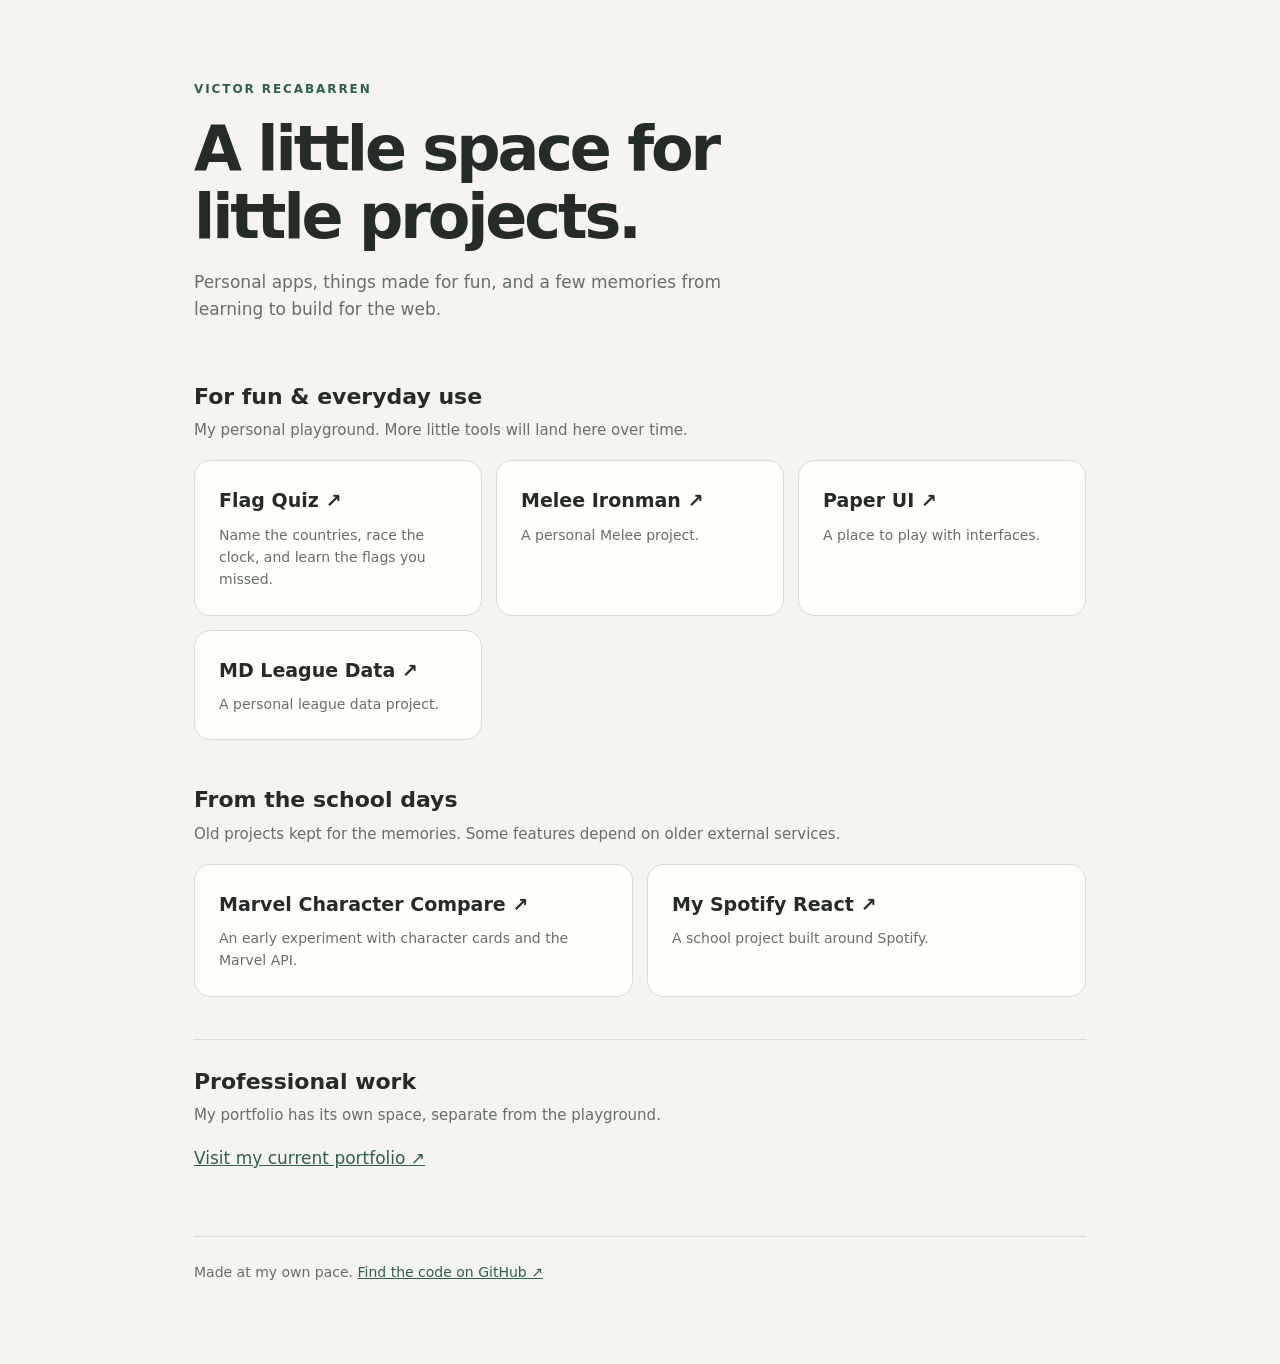
<file: index.html>
<!doctype html>
<html lang="en">
<head>
<meta charset="utf-8">
<meta name="viewport" content="width=device-width, initial-scale=1">
<meta name="description" content="Victor’s personal apps, experiments, and projects from the archives.">
<title>Victor’s little corner</title>
<style>
:root{color-scheme:light dark;--bg:#f6f4ef;--ink:#252c28;--muted:#657068;--line:#d7ddd5;--card:#fffefb;--accent:#2d614b}
*{box-sizing:border-box}body{margin:0;background:var(--bg);color:var(--ink);font:17px/1.6 system-ui,sans-serif}main{max-width:940px;margin:auto;padding:80px 24px}header{margin-bottom:56px}.eyebrow{font-size:12px;letter-spacing:.16em;text-transform:uppercase;color:var(--accent);font-weight:700}h1{font-size:clamp(36px,7vw,62px);line-height:1.1;letter-spacing:-.05em;margin:16px 0}header p{max-width:540px;color:var(--muted)}h2{font-size:22px;margin:0}section{margin:42px 0}.intro{margin:4px 0 18px;color:var(--muted);font-size:15px}.grid{display:grid;grid-template-columns:repeat(auto-fit,minmax(230px,1fr));gap:14px}.card{display:block;padding:24px;border:1px solid var(--line);border-radius:16px;background:var(--card);text-decoration:none;color:inherit}.card:hover{border-color:var(--accent);transform:translateY(-2px)}a:focus-visible{outline:3px solid var(--accent);outline-offset:5px}.card strong{display:block;font-size:19px}.card span{display:block;color:var(--muted);font-size:14px;margin-top:8px}.portfolio,footer{border-top:1px solid var(--line);padding-top:24px}a{color:var(--accent)}footer{margin-top:64px;color:var(--muted);font-size:14px}
@media(prefers-color-scheme:dark){:root{--bg:#18201c;--ink:#eff2eb;--muted:#a7b4aa;--line:#3b4940;--card:#202b24;--accent:#a7d7b5}}
@media(prefers-reduced-motion:no-preference){.card{transition:transform .15s,border-color .15s}}
</style>
</head>
<body><main>
<header><div class="eyebrow">Victor Recabarren</div><h1>A little space for<br>little projects.</h1><p>Personal apps, things made for fun, and a few memories from learning to build for the web.</p></header>
<section aria-labelledby="personal"><h2 id="personal">For fun & everyday use</h2><p class="intro">My personal playground. More little tools will land here over time.</p><div class="grid">
<a class="card" href="/tools/flag-quiz/?v=13"><strong>Flag Quiz ↗</strong><span>Name the countries, race the clock, and learn the flags you missed.</span></a>
<a class="card" href="/melee-ironman/"><strong>Melee Ironman ↗</strong><span>A personal Melee project.</span></a>
<a class="card" href="/paper-ui/"><strong>Paper UI ↗</strong><span>A place to play with interfaces.</span></a>
<a class="card" href="/mdleaguedata/"><strong>MD League Data ↗</strong><span>A personal league data project.</span></a>
</div></section>
<section aria-labelledby="archive"><h2 id="archive">From the school days</h2><p class="intro">Old projects kept for the memories. Some features depend on older external services.</p><div class="grid">
<a class="card" href="/marvel/"><strong>Marvel Character Compare ↗</strong><span>An early experiment with character cards and the Marvel API.</span></a>
<a class="card" href="/My-Spotify-React/"><strong>My Spotify React ↗</strong><span>A school project built around Spotify.</span></a>
</div></section>
<section class="portfolio" aria-labelledby="portfolio"><h2 id="portfolio">Professional work</h2><p class="intro">My portfolio has its own space, separate from the playground.</p><a href="/myPortfolio/">Visit my current portfolio ↗</a></section>
<footer>Made at my own pace. <a href="https://github.com/victormrecabarren">Find the code on GitHub ↗</a></footer>
</main></body></html>
</file>
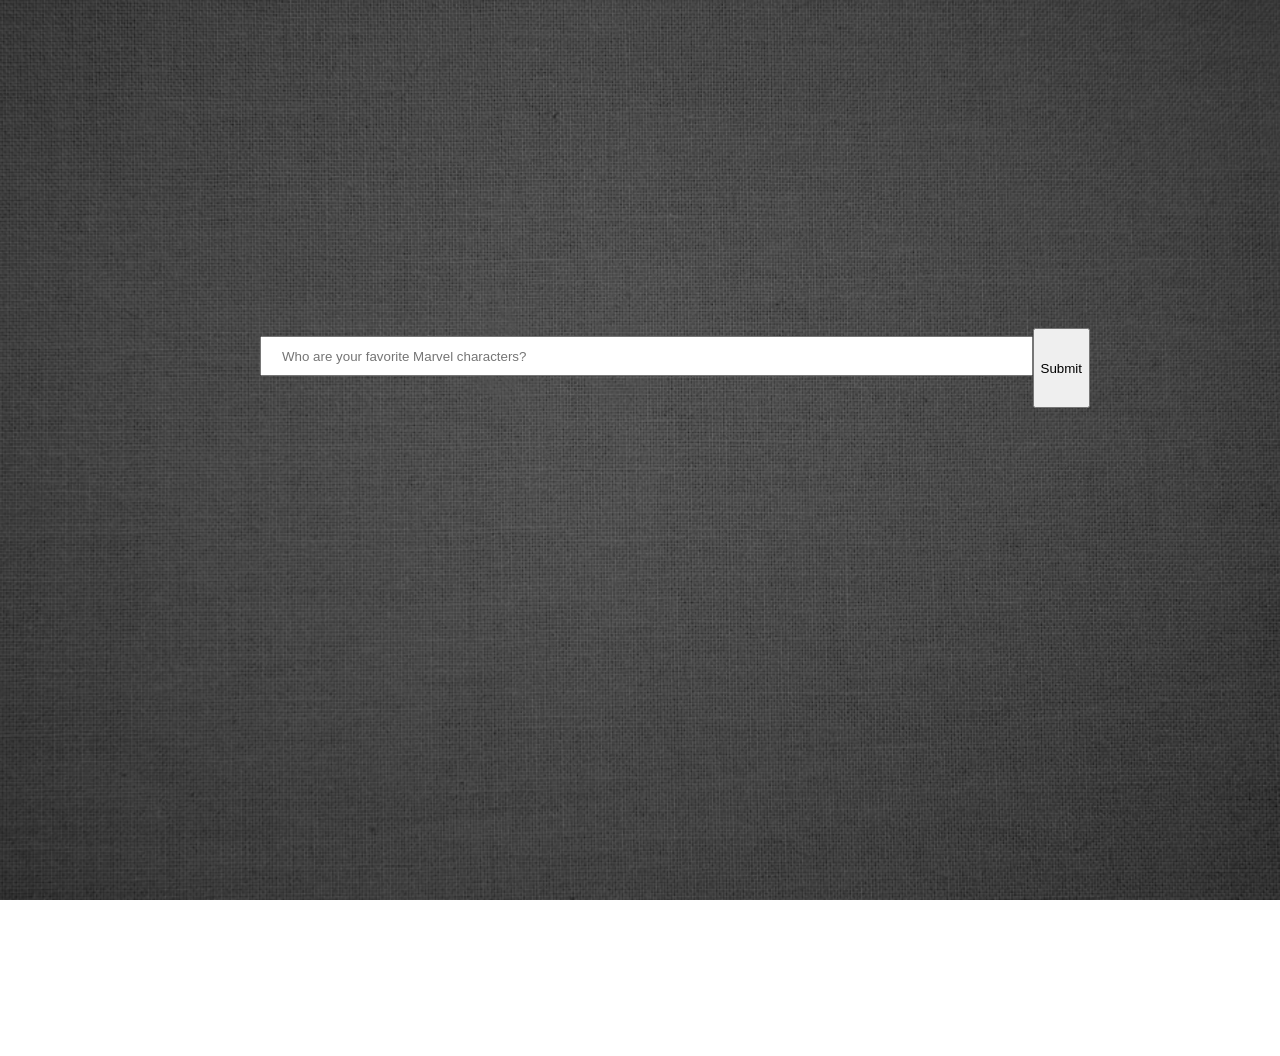
<file: marvel/index.html>
<!DOCTYPE html>
<html lang="en" dir="ltr">
  <head>
    <meta charset="utf-8">
    <title></title>
    <link rel = 'stylesheet' type = 'text/css' href = 'css/style.css'></link>
    <link href="https://fonts.googleapis.com/css?family=Raleway" rel="stylesheet">

    <script
  src="https://code.jquery.com/jquery-3.4.1.min.js"
  integrity="sha256-CSXorXvZcTkaix6Yvo6HppcZGetbYMGWSFlBw8HfCJo="
  crossorigin="anonymous"></script>


    <script src="js/app.js" charset="utf-8"></script>



  </head>
  <body>



    <div class="board">
      <div class="container">
        <div class="stage">
          <div class="slots" id="compareSlot1"></div>
          <div class="slots" id="compareSlot2"></div>
        </div>
        <div class="userForm">
          <form>
            <input type='text' placeholder='Who are your favorite Marvel characters?' id='textbox' />
            <input type='submit' />
          </form>

        </div>
        <div class="cardsContainer1">
          <div class="slots" id="drawSlot1">
          </div>
          <div class="slots" id="drawSlot2">
          </div>
          <div class="slots" id="drawSlot3">
          </div>
          <div class="slots" id="drawSlot4">
          </div>
          <div class="slots" id="drawSlot5">
          </div>
          <div class="slots" id="drawSlot6">
          </div>
        <!-- </div>
      </div>
    </div>

  </body>
</html>
</file>
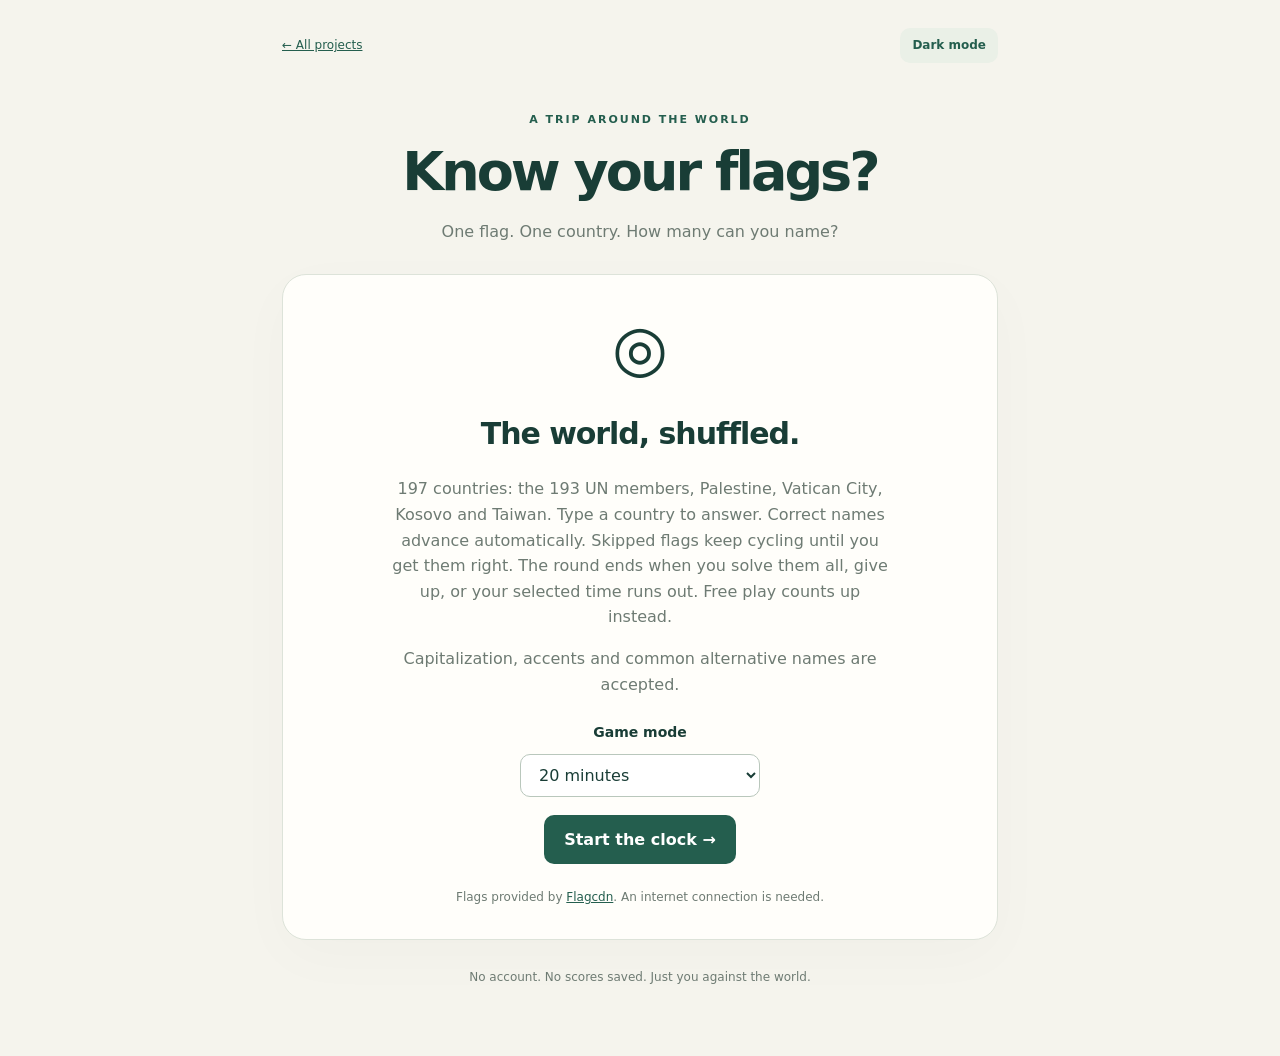
<file: tools/flag-quiz/index.html>
<!doctype html>
<html lang="en"><head><meta charset="utf-8"><meta name="viewport" content="width=device-width,initial-scale=1"><title>Flag Quiz</title><script src="theme.a935eaa511.js"></script><link rel="stylesheet" href="style.9ba1cc82e6.css"><script src="app.3b4afa1287.js" defer></script></head>
<body><main><nav><a href="/">← All projects</a><button id="theme-toggle" class="secondary" type="button" aria-label="Dark mode" aria-pressed="false">Dark mode</button></nav><header><p class="eyebrow">A TRIP AROUND THE WORLD</p><h1>Know your flags?</h1><p>One flag. One country. How many can you name?</p></header>
<section id="welcome" class="panel"><div class="globe" aria-hidden="true">◎</div><h2>The world, shuffled.</h2><p>197 countries: the 193 UN members, Palestine, Vatican City, Kosovo and Taiwan. Type a country to answer. Correct names advance automatically. Skipped flags keep cycling until you get them right. The round ends when you solve them all, give up, or your selected time runs out. Free play counts up instead.</p><p>Capitalization, accents and common alternative names are accepted.</p><div class="duration-picker"><label for="duration">Game mode</label><select id="duration"><option value="30">30 minutes</option><option value="20" selected>20 minutes</option><option value="10">10 minutes</option><option value="5">5 minutes</option><option value="0">Free play</option></select></div><button id="start">Start the clock →</button><small>Flags provided by <a href="https://flagcdn.com/">Flagcdn</a>. An internet connection is needed.</small></section>
<section id="game" class="panel" hidden><div class="question-times"><span>Previous <time id="previous-time">—</time></span><span>This flag <time id="question-time">0.0s</time></span></div><div class="stats"><span id="progress"></span><span id="score"></span><time id="clock">0:00</time></div><progress id="bar" value="0" max="197" aria-label="Quiz progress"></progress><p id="pace-status" class="pace-status" hidden></p><div class="flag-wrap"><img id="flag" alt="Flag to identify" decoding="async"><p id="image-error" hidden>Flag couldn’t load. <button id="retry" type="button">Retry image</button></p></div><form id="answer-form"><label for="answer">Which country is this?</label><ul id="country-suggestions" aria-label="Country suggestions" hidden></ul><div class="answer-row"><input id="answer" autocomplete="off" autocapitalize="none" autocorrect="off" spellcheck="false" enterkeyhint="next" placeholder="Country name" required><button id="clear-answer" type="button" aria-label="Clear answer" title="Clear answer">×</button></div></form><p id="feedback" role="status" aria-live="polite"></p><div class="actions"><button id="next" class="secondary" type="button">Skip flag →</button><button id="finish" class="quiet" type="button">Give up & see results</button></div></section>
<section id="results" class="panel" hidden><p class="eyebrow" id="result-label"></p><h2 id="result-title"></h2><p id="result-score"></p><p id="summary"></p><button id="again">Play again →</button><h3 id="missed-title"></h3><div id="missed"></div></section><footer>No account. No scores saved. Just you against the world.</footer></main><dialog id="give-up-dialog" aria-labelledby="give-up-title" aria-describedby="give-up-description"><h2 id="give-up-title">End this round?</h2><p id="give-up-description">See your results and the flags you missed. Your timer keeps running while you decide.</p><div class="dialog-actions"><button id="keep-playing" class="secondary" type="button" autofocus>Keep playing</button><button id="confirm-give-up" type="button">Give up</button></div></dialog></body></html>
</file>
<file: marvel/css/style.css>
body {
  /* background-color: darkgray; */
}


/* //////////////////////////////////////////////////// */


body {
  /* position: absolute; */
  background-image: url("../img/cardbg.jpg");
  background-attachment: fixed;
  background-position: center;
  background-size: cover;
}





.stageGlow {
  border-radius: 10%;
  background-color: #000;
  box-shadow: 0 0 40px 20px #fff, 0 0 100px 50px #0ff;
  transition: box-shadow 1s ease-out;
}

.stageAppear {
  border: 3px solid white;
  box-sizing: border-box;

}


/* //////////////////////////////////////////////////// */


.board {
  margin: 0 auto;
  width: 100%
}

.container  {
  margin: 0 auto;
  width: 80%;
  max-width: 1000px;
  display: flex;
  flex-direction: column;
  align-items: center;
}

.stage {
  min-height: 300px;
  width: 90%;
  display: flex;
  justify-content: center;
}


.userForm {
  width: 90%;
  padding-left: 7%;
  min-height: 50px;
  box-sizing: border-box;
}

#textbox {
  width: 100%;
  height: 40px;
  padding: 12px 20px;
  margin: 8px 0;
  box-sizing: border-box;
  outline: none;
}

input[type=text]:focus {
  width: 100%;
  /* padding: 12px 20px; */
  margin: 0;
  border: 3px solid crimson;
  transition: 0.5s;
  outline: none;
  box-sizing: border-box;

}

input[type=submit] {
  margin: auto 0;
  height: 80px;
  box-sizing: border-box;

}

form {
  display: flex;
  flex-direction: row;
  justify-content: center;
  box-sizing: border-box;

}



.cardsContainer1 {
  margin: 0 auto;
  min-height: 300px;
  width: 90%;
  display: flex;
  justify-content: center;
  flex-flow: row wrap;
}

/* .cardsContainer2{
  min-height: 300px;
  width: 90%;
  display: flex;
  justify-content: space-between;
} */

.slots {
  margin: 20px;
  min-height: 280px;
  max-height: 280px;
  /* min-width: 25%; */
  width: 25%;
  min-width: 220px;
  background-color: transparent;
  /* border: 1px black solid; */
  border-radius: 10px;
  box-sizing: border-box;
}

.slotsWhenStageActivated {
  margin: 20px 20%;
  min-height: 280px;
  min-width: 25%;
  max-width: 25%;
  background-color: transparent;
  /* border: 1px black solid; */
  border-radius: 10px;
  box-sizing: border-box;
  transition: margin 3s;

}

.compareDiv {
  min-height: 20%;
  width: 11%;
  min-width: 200px;
  max-height: 20%;
  border-radius: 15%;
  color: black;
  background: crimson;
  position: absolute;
  align-self: center;
  transition: min-width 2s;
  text-align: center;
}

#commonEventsList {
  max-height: 150px;
  overflow: auto;
  border: 1px solid black;
  list-style-type: none;
  padding: 0;
  background: white;
  border-radius: 0 0 16% 16%;
}


.card {
  height: 100%;
  width: 100%;
  cursor: pointer;
  box-sizing: border-box;
  background-size: cover;
  background-color: navy;
  background-position: center;
  background-repeat: no-repeat;
  border-radius: 10px;
  overflow: auto;
  /* display: flex;
  flex-direction: row; */





}

.hold {

}

.hovered {
  background: radial-gradient(#000, blue);
  border: 2px crimson solid;
  box-sizing: border-box;
}

.stageHovered {
  background: darkblue;
  border: 2px crimson solid;
}

.invisible {
  display: none;
}

.deleteButton {
  height: 10%;
  width: 20%;
  background-color: dodgerblue;
  color: black;
  font-size: 20px;
  text-align: center;
  font-family: sans-serif;
  border: 2px solid royalblue;
  border-radius: 100px;
  float: right;
}



.deleteButton:hover {
  background-color: darkred;
}

.glow:hover {
  box-shadow: 0px 0px 40px 20px white;
  transition: box-shadow 1s ease-out;
}

.cardPic {
  height: 100px;
  width: 100px;
  margin: 0 auto;
  /* float: left; */
  border-radius: 10%;
  background-position: center;
  background-size: 100%;
}



.cardInfo {
  color: black;
  background: white;
  margin: 5% 10% 0 10%;
  padding: 5%;

}
</file>
<file: tools/flag-quiz/style.9ba1cc82e6.css>
:root{color-scheme:light;--ink:#193d36;--muted:#6e7b73;--green:#245e4e;--paper:#f5f4ed;--line:#dde3d9;--panel:#fffefa;--input:#fff;--input-line:#b9c7bc;--soft:#eaf0e7;--button-ink:#fff;--wrong:#a1352b}*{box-sizing:border-box}[hidden]{display:none!important}body{margin:0;background:var(--paper);color:var(--ink);font:16px/1.6 system-ui,sans-serif}main{max-width:760px;margin:auto;padding:28px 22px 40px}nav{display:flex;justify-content:space-between;align-items:center;gap:12px;font-size:12px}nav span{letter-spacing:.12em;color:var(--muted)}a{color:var(--green)}header{text-align:center;margin:48px 0 30px}.eyebrow{font-size:11px;letter-spacing:.18em;font-weight:750;color:var(--green)}h1{font-size:clamp(36px,8vw,54px);letter-spacing:-.055em;line-height:1.15;margin:12px 0}header>p:last-child{color:var(--muted)}h2{font-size:30px;line-height:1.2;letter-spacing:-.035em}.panel{background:var(--panel);border:1px solid var(--line);border-radius:24px;padding:32px;box-shadow:0 16px 60px #193d3606}#welcome{text-align:center}#welcome p{max-width:500px;margin:16px auto;color:var(--muted)}.globe{font-size:64px;line-height:1.3}button,input{font:inherit}button{cursor:pointer;border:0;background:var(--green);color:var(--button-ink);border-radius:10px;padding:12px 20px;font-weight:650}button:hover{filter:brightness(1.12)}button:disabled{opacity:.5;cursor:default}a:focus-visible,button:focus-visible,input:focus-visible{outline:3px solid #bc9637;outline-offset:4px}small{display:block;color:var(--muted);font-size:12px;margin-top:24px}.stats{display:flex;justify-content:space-between;gap:8px;font-size:14px;font-variant-numeric:tabular-nums}#clock{font-weight:750}progress{width:100%;height:5px;accent-color:var(--green);margin-top:16px}.flag-wrap{height:250px;display:flex;align-items:center;justify-content:center;flex-direction:column;margin:16px 0 24px}#flag{max-width:100%;max-height:220px;object-fit:contain;box-shadow:0 3px 18px #0002}label{display:block;font-weight:650;margin-bottom:10px}.answer-row{display:flex;gap:10px}input{min-width:0;width:100%;border:1px solid var(--input-line);border-radius:10px;padding:12px;background:var(--input);color:var(--ink)}#feedback{min-height:26px;margin:14px 0;font-size:14px}#feedback[data-kind=wrong]{color:var(--wrong)}.actions{display:flex;justify-content:space-between;gap:10px;align-items:center}.secondary{background:var(--soft);color:var(--green)}.quiet{background:transparent;color:var(--muted);font-size:13px;padding:10px}.missed-row{display:flex;align-items:center;gap:16px;border-top:1px solid var(--line);padding:12px 0}.missed-row img{width:44px;height:30px;object-fit:contain}.missed-row span{margin-left:auto;color:var(--muted);font-size:12px}footer{text-align:center;font-size:12px;color:var(--muted);margin:28px 0}#summary{color:var(--muted)}@media(max-width:480px){.panel{padding:22px}.flag-wrap{height:200px}#flag{max-height:180px}.actions{align-items:stretch;flex-direction:column}nav span{font-size:9px}.stats{font-size:12px}.answer-row button{padding:12px}}

:root[data-theme="dark"]{color-scheme:dark;--paper:#121c19;--panel:#1c2a24;--ink:#e6f1e9;--muted:#a6b8ad;--green:#9ad3b3;--line:#354b3e;--input:#14211a;--input-line:#607b69;--soft:#2d4436;--button-ink:#14271c;--wrong:#ffaaa2}
#theme-toggle{font-size:12px;padding:8px 12px;white-space:nowrap}input::placeholder{color:var(--muted);opacity:1}

/* Fit the active round inside the visible space, including above mobile keyboards. */
@media(max-width:700px){
 body.playing{overflow:hidden}
 body.playing main{position:fixed;top:0;left:0;right:0;height:var(--quiz-height,100dvh);padding:8px 12px;max-width:none;display:flex;flex-direction:column}
 body.playing nav,body.playing header,body.playing footer{display:none}
 body.playing #game{display:flex;flex:1;min-height:0;flex-direction:column;padding:14px 18px;border-radius:18px}
 body.playing .flag-wrap{flex:1;min-height:0;height:auto;margin:12px 0}
 body.playing #flag{height:100%;width:100%;max-height:230px;max-width:100%;object-fit:contain;box-shadow:none}
 body.playing progress{flex-shrink:0;margin-top:8px}
 body.playing label{font-size:14px;margin-bottom:6px}
 body.playing input{padding:10px 12px;font-size:16px}
 body.playing #feedback{min-height:20px;font-size:12px;line-height:20px;margin:4px 0}
 body.playing .actions{flex-direction:row;align-items:center;gap:6px}
 body.playing .actions button{padding:8px 10px;font-size:12px}
 body.playing .stats{flex-shrink:0}
}

.duration-picker{margin:24px auto 18px;max-width:240px}.duration-picker label{font-size:14px}.duration-picker select{font:inherit;width:100%;padding:10px 14px;border:1px solid var(--input-line);border-radius:10px;background:var(--input);color:var(--ink)}select:focus-visible{outline:3px solid #bc9637;outline-offset:4px}

dialog{width:min(440px,calc(100% - 32px));max-height:calc(100dvh - 32px);overflow:auto;border:1px solid var(--line);border-radius:20px;padding:26px;background:var(--panel);color:var(--ink);box-shadow:0 20px 80px #0005}dialog::backdrop{background:#0009}dialog h2{margin-top:0;font-size:26px}dialog p{color:var(--muted);font-size:15px}.dialog-actions{display:flex;gap:12px;flex-wrap:wrap;justify-content:flex-end}


#answer-form{position:relative}#country-suggestions{position:absolute;bottom:calc(100% - 24px);left:0;right:0;z-index:5;list-style:none;margin:0 0 8px;padding:4px;background:var(--panel);border:1px solid var(--input-line);border-radius:12px;box-shadow:0 -6px 24px #0003;max-height:156px;overflow-y:auto;overscroll-behavior:contain}#country-suggestions button{display:block;width:100%;padding:9px 12px;border-radius:7px;text-align:left;background:transparent;color:var(--ink);font-size:15px;font-weight:500}#country-suggestions button:hover,#country-suggestions button:focus-visible{background:var(--soft)}

.answer-row{position:relative}#answer{padding-right:48px}#clear-answer{position:absolute;right:5px;top:50%;transform:translateY(-50%);width:38px;height:38px;padding:0;border-radius:8px;background:transparent;color:var(--muted);font-size:26px;font-weight:400;line-height:1}#clear-answer:hover{background:var(--soft)}

.question-times{display:flex;justify-content:space-between;gap:16px;font-size:12px;color:var(--muted);margin-bottom:10px;font-variant-numeric:tabular-nums;flex-shrink:0}.question-times>span{display:flex;gap:7px;align-items:baseline}.question-times time{font-weight:700;color:var(--ink)}

.pace-status{flex-shrink:0;margin:3px 0 0;font-size:12px;line-height:1.4;color:var(--muted);font-variant-numeric:tabular-nums}.pace-status[data-pace="ahead"]{color:var(--green)}.pace-status[data-pace="behind"]{color:#9c4a1b}:root[data-theme="dark"] .pace-status[data-pace="behind"]{color:#ffc180}
</file>
